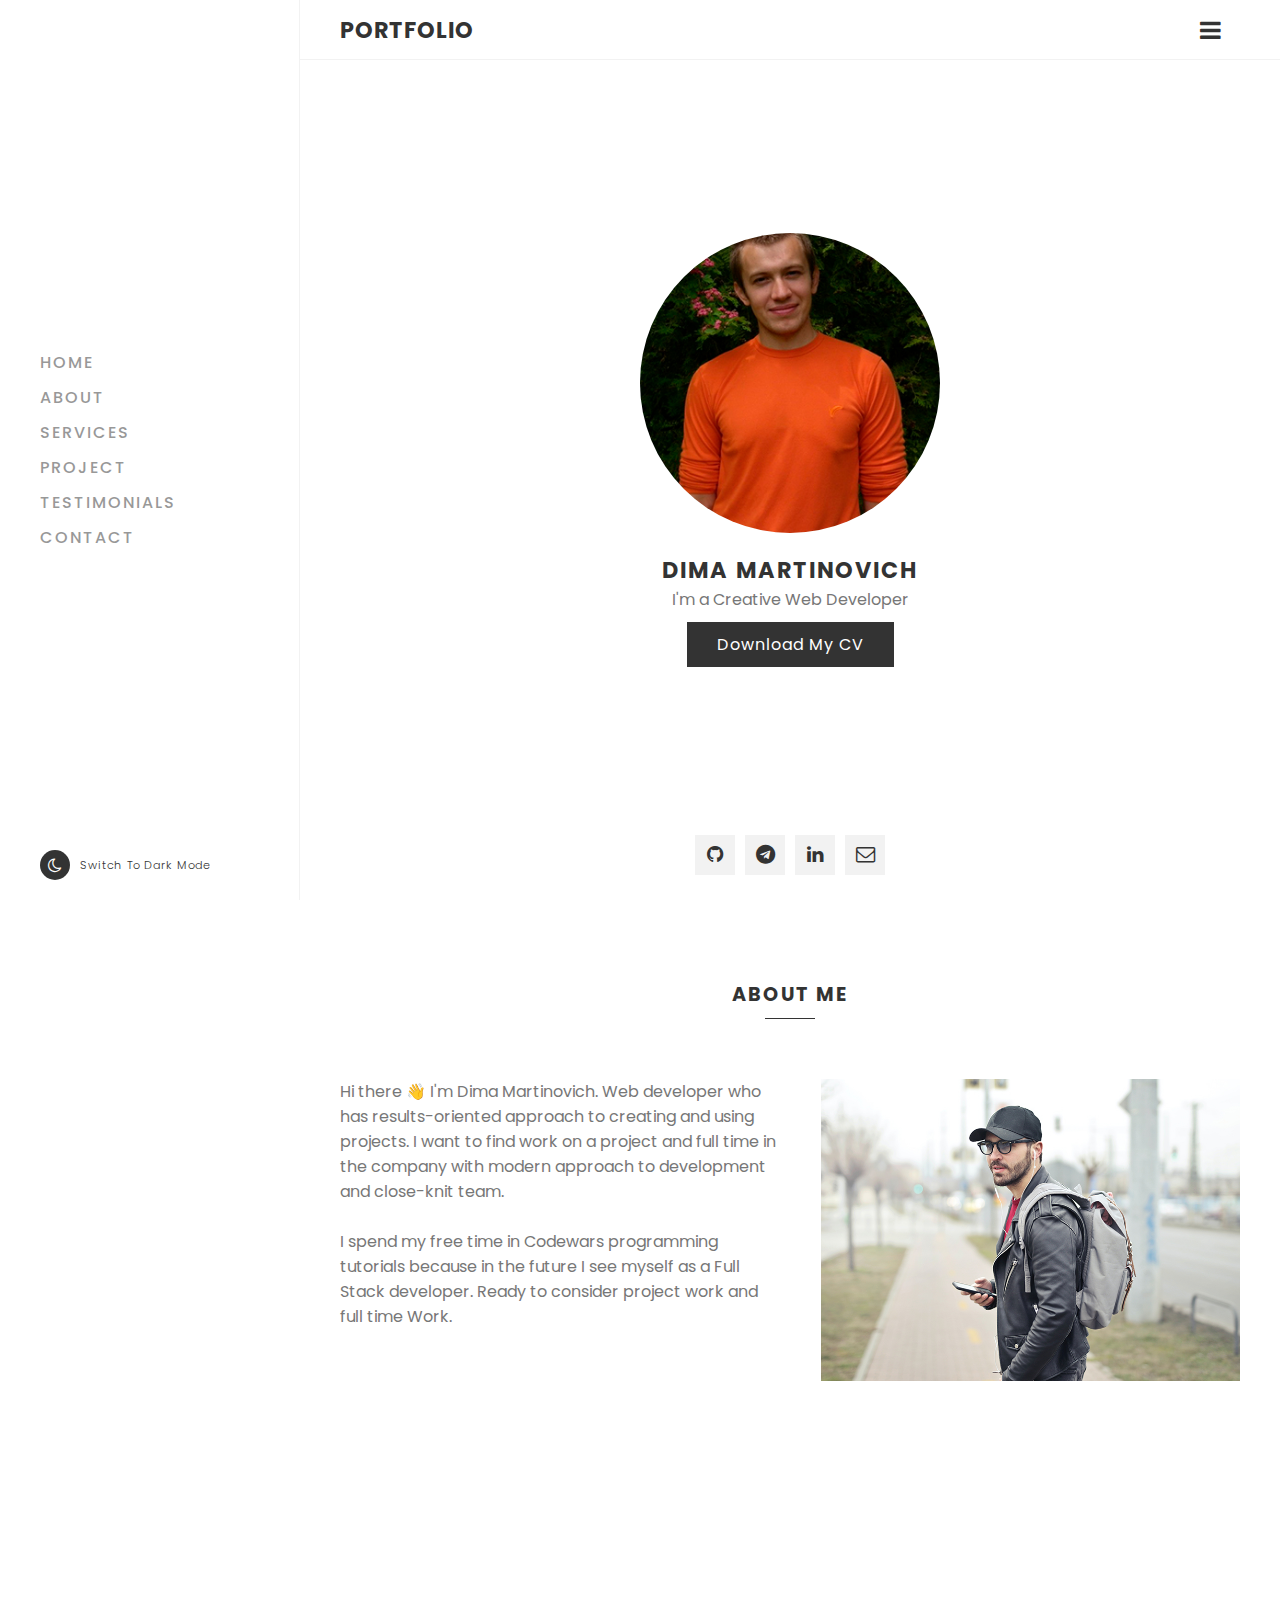
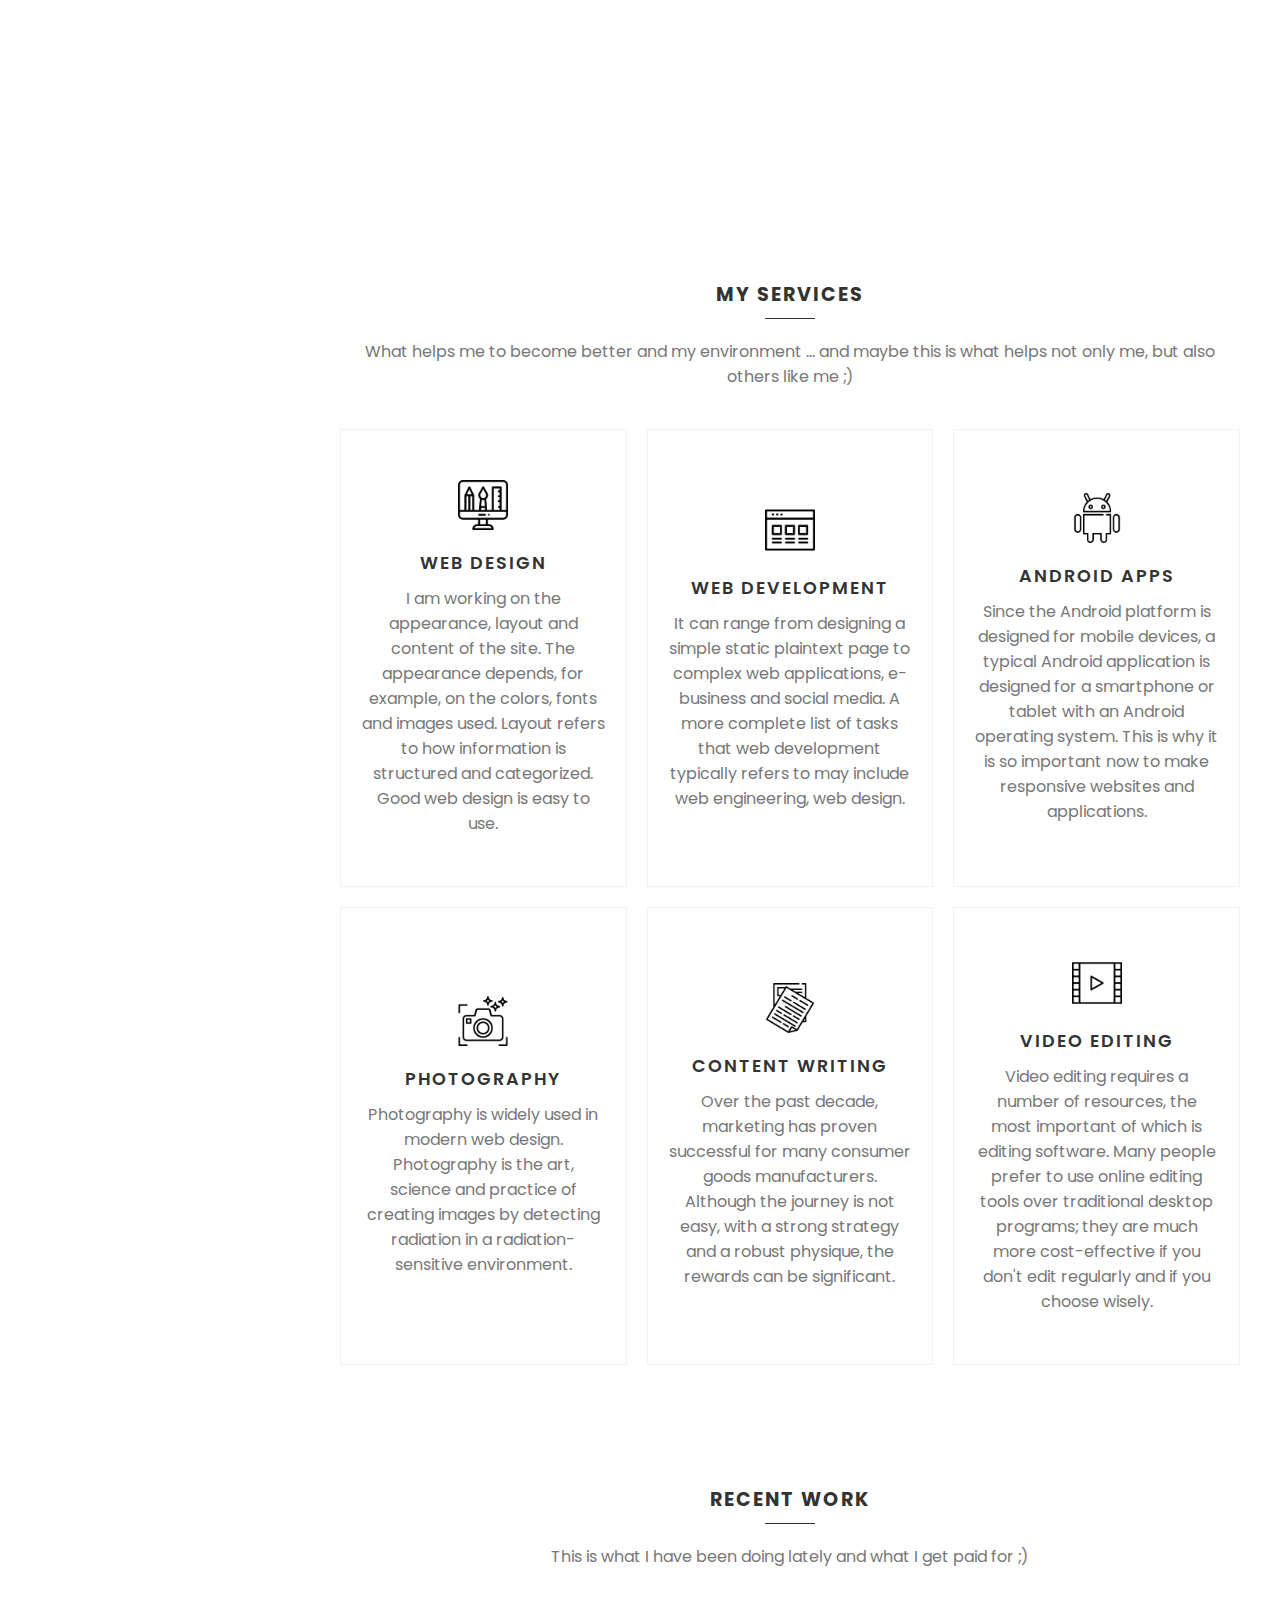
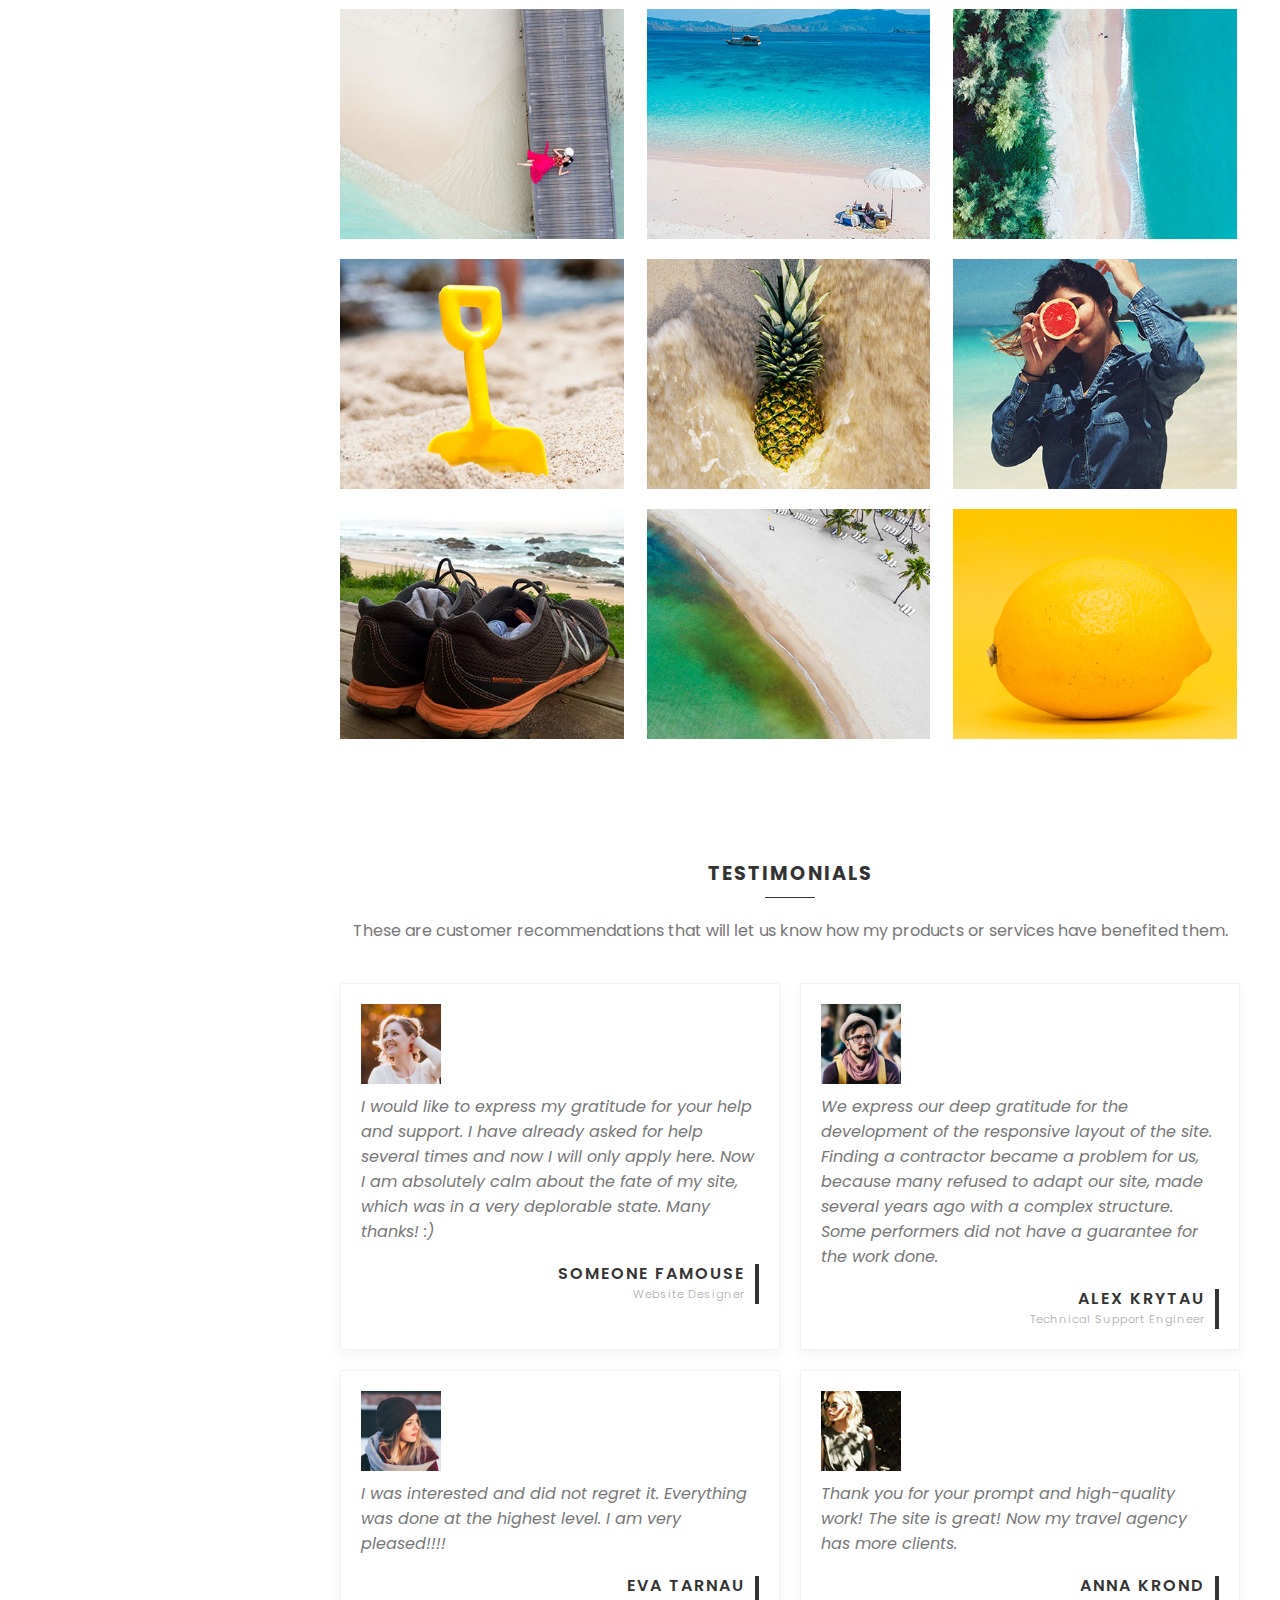
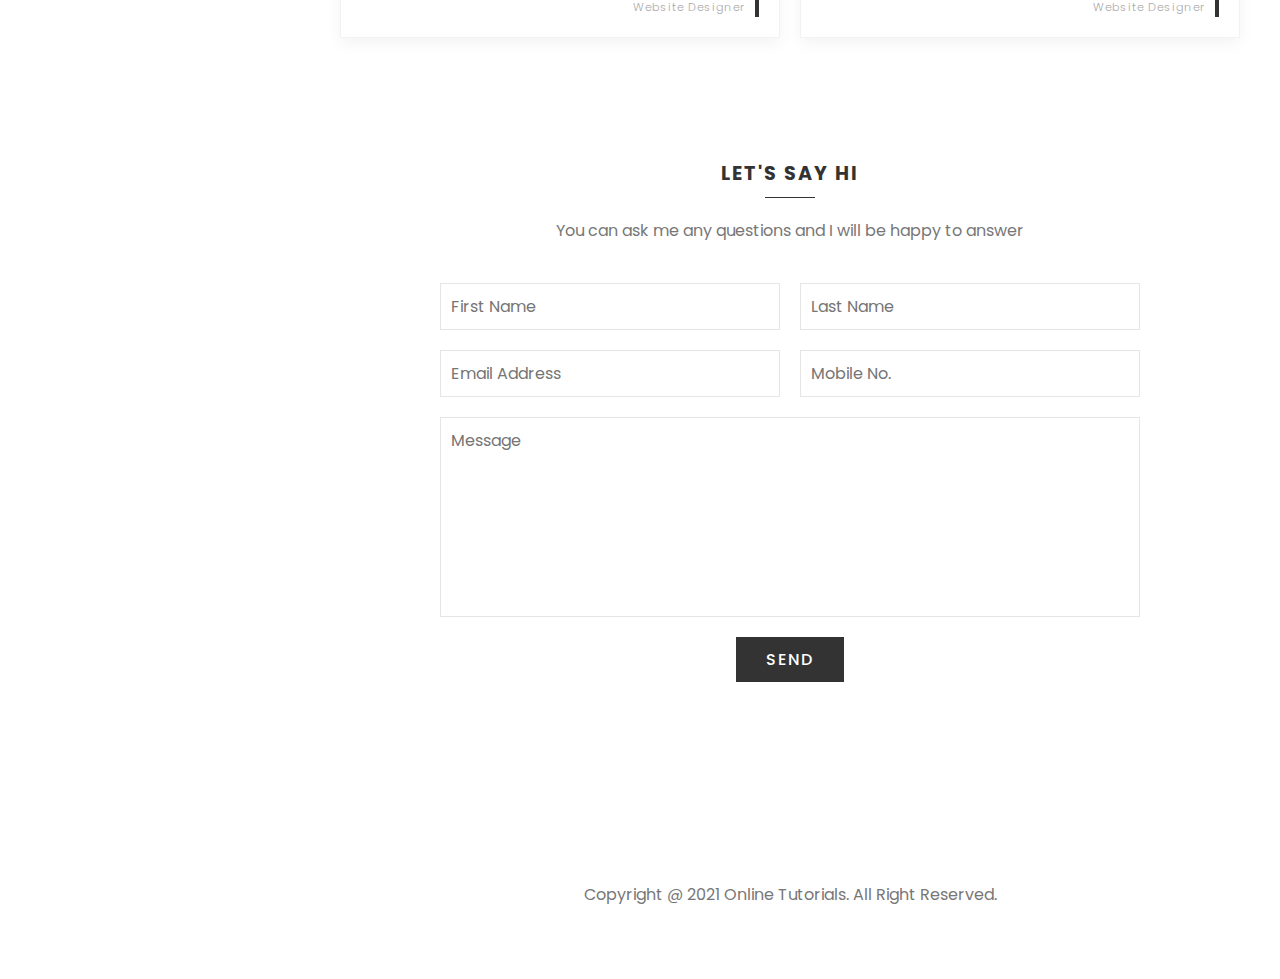
<file: index.html>
<!doctype html>
<html lang="en">
<head>
    <meta charset="UTF-8">
    <meta name="viewport"
          content="width=device-width, user-scalable=no, initial-scale=1.0, maximum-scale=1.0, minimum-scale=1.0">
    <meta http-equiv="X-UA-Compatible"
          content="ie=edge">
    <title>Webportfolio</title>
    <link rel="stylesheet"
          href="https://cdnjs.cloudflare.com/ajax/libs/font-awesome/4.7.0/css/font-awesome.css"
          integrity="sha512-5A8nwdMOWrSz20fDsjczgUidUBR8liPYU+WymTZP1lmY9G6Oc7HlZv156XqnsgNUzTyMefFTcsFH/tnJE/+xBg=="
          crossorigin="anonymous"
          referrerpolicy="no-referrer"/>
    <link rel="stylesheet"
          href="style.css">
    <!--    <base target="_blank"/>-->
</head>
<body>
<div class="container">
    <div class="navigation">
        <ul>
            <li><a href="#banner"
                   onclick="toggleMenu()">Home</a></li>
            <li><a href="#about"
                   onclick="toggleMenu()">About</a></li>
            <li><a href="#services"
                   onclick="toggleMenu()">Services</a></li>
            <li><a href="#project"
                   onclick="toggleMenu()">Project</a></li>
            <li><a href="#testimonials"
                   onclick="toggleMenu()">Testimonials</a></li>
            <li><a href="#contact"
                   onclick="toggleMenu()">Contact</a></li>
        </ul>
        <div class="themeSwitch"></div>
    </div>
    <div class="main">
        <div class="topbar">
            <a href="#"
               class="logo">Portfolio</a>
            <div class="toggle"><i class="fa fa-bars"
                                   aria-hidden="true"></i>
            </div>
        </div>
        <section class="banner"
                 id="banner">
            <div class="content">
                <div class="imgBx">
                    <img src="./cv/img.jpg"
                         alt="">
                </div>
                <h3>Dima Martinovich</h3>
                <p>I'm a Creative Web Developer</p>
                <a target="_blank"
                   href="./cv/index.html"
                   class="btn">Download My CV</a>
                <ul class="socialMedia">
                    <li><a target="_blank"
                           href="https://github.com/marpusik"><i class="fa fa-github"
                                                                 aria-hidden="true"></i></a></li>
                    <li><a target="_blank"
                           href="https://t.me/marpusik"><i class="fa fa-telegram"
                                                           aria-hidden="true"></i></a></li>
                    <li><a target="_blank"
                           href="https://www.linkedin.com/in/dima-martinovic-0881a5196/"><i class="fa fa-linkedin"
                                                                                            aria-hidden="true"></i></a>
                    </li>
                    <li><a target="_blank"
                           href="https://marpusik1987@gmail.com"><i class="fa fa-envelope-o"
                                                                    aria-hidden="true"></i></a></li>
                </ul>
            </div>
        </section>
        <section class="about adjust"
                 id="about">
            <div class="title">
                <h2>About Me</h2>
            </div>
            <div class="content">
                <div class="textBox">
                    <p> Hi there 👋
                        I'm Dima Martinovich.
                        Web developer who has results-oriented approach to creating and using projects. I want to find
                        work on a project and full time in the company with modern approach to development and
                        close-knit team. <br><br>I spend my free time in Codewars programming tutorials because in the
                        future I
                        see myself as a Full Stack developer. Ready to consider project work and full time Work.</p>
                </div>
                <div class="imgBx">
                    <img src="./img/bg1.jpg"
                         alt="">
                </div>
            </div>
        </section>
        <section class="services adjust"
                 id="services">
            <div class="title">
                <h2>My Services</h2>
                <p>What helps me to become better and my environment ... and maybe this is what helps not only me, but
                    also others like me ;)</p>
            </div>
            <div class="content">
                <div class="serviceBox">
                    <img src="./img/icon1.png"
                         alt="">
                    <h2>Web Design</h2>
                    <p>I am working on the appearance, layout and content of the site. The appearance depends, for
                        example, on the colors, fonts and images used. Layout refers to how information is structured
                        and categorized. Good web design is easy to use.</p>
                </div>
                <div class="serviceBox">
                    <img src="./img/icon2.png"
                         alt="">
                    <h2>Web Development</h2>
                    <p>It can range from designing a simple static plaintext page to complex web applications,
                        e-business and social media. A more complete list of tasks that web development typically refers
                        to may include web engineering, web design.</p>
                </div>
                <div class="serviceBox">
                    <img src="./img/icon3.png"
                         alt="">
                    <h2>Android Apps</h2>
                    <p>Since the Android platform is designed for mobile devices, a typical Android application is
                        designed for a smartphone or tablet with an Android operating system. This is why it is so
                        important now to make responsive websites and applications.</p>
                </div>
                <div class="serviceBox">
                    <img src="./img/icon4.png"
                         alt="">
                    <h2>Photography</h2>
                    <p>Photography is widely used in modern web design. Photography is the art, science and practice of
                        creating images by detecting radiation in a radiation-sensitive environment. </p>
                </div>
                <div class="serviceBox">
                    <img src="./img/icon5.png"
                         alt="">
                    <h2>Content Writing</h2>
                    <p>Over the past decade, marketing has proven successful for many consumer goods manufacturers.
                        Although the journey is not easy, with a strong strategy and a robust physique, the rewards can
                        be significant.</p>
                </div>
                <div class="serviceBox">
                    <img src="./img/icon6.png"
                         alt="">
                    <h2>Video Editing</h2>
                    <p>Video editing requires a number of resources, the most important of which is editing software.
                        Many people prefer to use online editing tools over traditional desktop programs; they are much
                        more cost-effective if you don't edit regularly and if you choose wisely.</p>
                </div>
            </div>
        </section>
        <section class="project adjust"
                 id="project">
            <div class="title">
                <h2>Recent Work</h2>
                <p>This is what I have been doing lately and what I get paid for ;)</p>
            </div>
            <div class="content">
                <div class="workBx">
                    <div class="imgBx">
                        <img src="./img/img1.jpg"
                             alt="">
                    </div>
                    <div class="textBx">
                        <a target="_blank"
                           href="https://marpusik.github.io/5KVT2/"><h3>Project 01</h3></a>
                    </div>
                </div>
                <div class="workBx">
                    <div class="imgBx">
                        <img src="./img/img2.jpg"
                             alt="">
                    </div>
                    <div class="textBx">
                        <a target="_blank"
                           href="https://marpusik.github.io/myreactjobs"><h3>Project 02</h3></a>
                    </div>
                </div>
                <div class="workBx">
                    <div class="imgBx">
                        <img src="./img/img3.jpg"
                             alt="">
                    </div>
                    <div class="textBx">
                        <a target="_blank"
                           href="https://marpusik.github.io/car/"><h3>Project 03</h3></a>
                    </div>
                </div>
                <div class="workBx">
                    <div class="imgBx">
                        <img src="./img/img4.jpg"
                             alt="">
                    </div>
                    <div class="textBx">
                        <a target="_blank"
                           href="https://marpusik.github.io/Portofolio/"><h3>Project 04</h3></a>
                    </div>
                </div>
                <div class="workBx">
                    <div class="imgBx">
                        <img src="./img/img5.jpg"
                             alt="">
                    </div>
                    <div class="textBx">
                        <a target="_blank"
                           href="https://marpusik.github.io/Freelancing/"><h3>Project 05</h3></a>
                    </div>
                </div>
                <div class="workBx">
                    <div class="imgBx">
                        <img src="./img/img6.jpg"
                             alt="">
                    </div>
                    <div class="textBx">
                        <a target="_blank"
                           href="https://marpusik.github.io/Antools/"><h3>Project 06</h3></a>
                    </div>
                </div>
                <div class="workBx">
                    <div class="imgBx">
                        <img src="./img/img7.jpg"
                             alt="">
                    </div>
                    <div class="textBx">
                        <a target="_blank"
                           href="https://worldhistory.biz/"><h3>Project 07</h3></a>
                    </div>
                </div>
                <div class="workBx">
                    <div class="imgBx">
                        <img src="./img/img8.jpg"
                             alt="">
                    </div>
                    <div class="textBx">
                        <a target="_blank"
                           href="https://aibolita.ru/"><h3>Project 08</h3></a>
                    </div>
                </div>
                <div class="workBx">
                    <div class="imgBx">
                        <img src="./img/img9.jpg"
                             alt="">
                    </div>
                    <div class="textBx">
                        <a target="_blank"
                           href="https://marpusik.github.io/Antools/"><h3>Project 09</h3></a>
                    </div>
                </div>
            </div>
        </section>
        <section class="testimonials adjust"
                 id="testimonials">
            <div class="title">
                <h2>Testimonials</h2>
                <p>These are customer recommendations that will let us know how my products or services have benefited
                    them.</p>
            </div>
            <div class="content">
                <div class="testimonialsBox">
                    <div class="imgBx">
                        <img src="./img/user1.jpg"
                             alt="">
                    </div>
                    <p>I would like to express my gratitude for your help and support. I have already asked for help
                        several times and now I will only apply here. Now I am absolutely calm about the fate of my
                        site, which was in a very deplorable state. Many thanks! :)</p>
                    <h4>Someone Famouse<br><span>Website Designer</span></h4>
                </div>
                <div class="testimonialsBox">
                    <div class="imgBx">
                        <img src="./img/user2.jpg"
                             alt="">
                    </div>
                    <p>We express our deep gratitude for the development of the responsive layout of the site.
                        Finding a contractor became a problem for us, because many refused to adapt our site, made
                        several years ago with a complex structure. Some performers did not have a guarantee for the
                        work done.</p>
                    <h4>Alex Krytau<br><span>Technical Support Engineer</span></h4>
                </div>
                <div class="testimonialsBox">
                    <div class="imgBx">
                        <img src="./img/user3.jpg"
                             alt="">
                    </div>
                    <p>I was interested and did not regret it. Everything was done at the highest level. I am very
                        pleased!!!!</p>
                    <h4>Eva Tarnau<br><span>Website Designer</span></h4>
                </div>
                <div class="testimonialsBox">
                    <div class="imgBx">
                        <img src="./img/user4.jpg"
                             alt="">
                    </div>
                    <p>Thank you for your prompt and high-quality work! The site is great! Now my travel agency has more
                        clients.</p>
                    <h4>Anna Krond<br><span>Website Designer</span></h4>
                </div>
            </div>
        </section>
        <section class="contact adjust"
                 id="contact">
            <div class="title">
                <h2>Let's Say Hi</h2>
                <p>You can ask me any questions and I will be happy to answer</p>
            </div>
            <div class="contactForm">
                <div class="row">
                    <input type="text"
                           name=""
                           placeholder="First Name">
                    <input type="text"
                           name=""
                           placeholder="Last Name">
                </div>
                <div class="row">
                    <input type="text"
                           name=""
                           placeholder="Email Address">
                    <input type="text"
                           name=""
                           placeholder="Mobile No.">
                </div>
                <div class="row2">
                    <textarea placeholder="Message"></textarea>
                </div>
                <div class="row2">
                    <input type="submit"
                           value="Send">
                </div>
            </div>
            <div class="copyright">
                <p>Copyright @ 2021 Online Tutorials. All Right Reserved.</p>
            </div>
        </section>
    </div>
</div>
<script>
    let toggle = document.querySelector('.toggle');
    let topbar = document.querySelector('.topbar');
    let navigation = document.querySelector('.navigation');
    let main = document.querySelector('.main');
    let themeSwitch = document.querySelector('.themeSwitch');
    let body = document.querySelector('.body');
    toggle.onclick = function () {
        toggle.classList.toggle('active');
        topbar.classList.toggle('active');
        navigation.classList.toggle('active');
        main.classList.toggle('active');
    }
    themeSwitch.onclick = function () {
        document.body.classList.toggle('dark');
    }

    function toggleMenu() {
        let navigation = document.querySelector('.navigation');
        let main = document.querySelector('.main');
        navigation.classList.remove('active');
        main.classList.remove('active');
    }
</script>
</body>
</html>
</file>
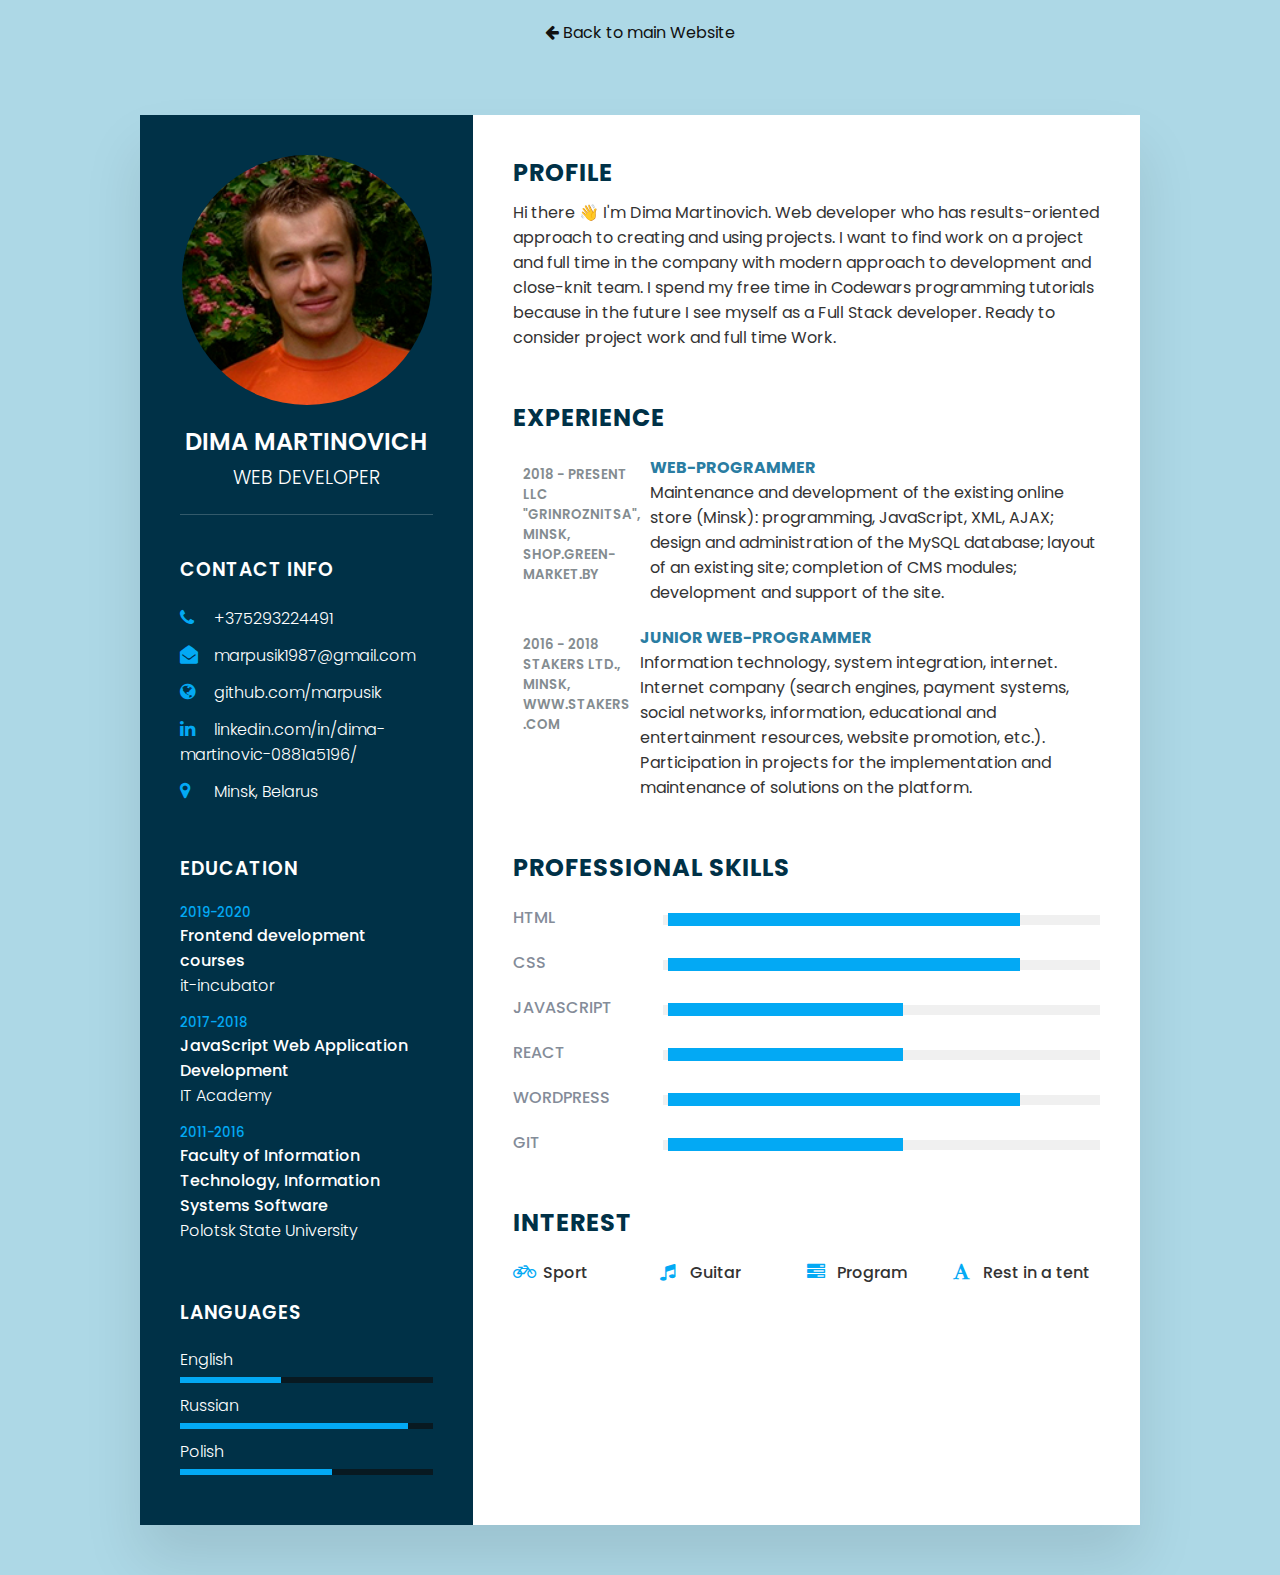
<file: cv/index.html>
<!doctype html>
<html lang="en">
<head>
    <meta charset="UTF-8">
    <meta name="viewport"
          content="width=device-width, user-scalable=no, initial-scale=1.0, maximum-scale=1.0, minimum-scale=1.0">
    <meta http-equiv="X-UA-Compatible"
          content="ie=edge">
    <title>Responsive CV using HTML & CSS</title>
    <link rel="stylesheet"
          href="https://cdnjs.cloudflare.com/ajax/libs/font-awesome/4.7.0/css/font-awesome.css"
          integrity="sha512-5A8nwdMOWrSz20fDsjczgUidUBR8liPYU+WymTZP1lmY9G6Oc7HlZv156XqnsgNUzTyMefFTcsFH/tnJE/+xBg=="
          crossorigin="anonymous"
          referrerpolicy="no-referrer"/>
    <link rel="stylesheet"
          href="./style.css">
</head>
<body>
<a href="../index.html"
   class="mainWebsite"><i class="fa fa-arrow-left"
                          aria-hidden="true"></i>
    Back to main Website</a>
<div class="container">
    <div class="left_Side">
        <div class="profileText">
            <div class="imgBx">
                <img src="img.jpg"
                     alt="">
            </div>
            <h2>Dima Martinovich<br><span>Web Developer</span></h2>
        </div>
        <div class="contactInfo">
            <h3 class="title">Contact info</h3>
            <ul>
                <li>
                    <span class="icon"><i class="fa fa-phone"
                                          aria-hidden="true"></i></span>
                    <span class="text">+375293224491</span>
                </li>
                <li>
                    <span class="icon"><i class="fa fa-envelope-open"
                                          aria-hidden="true"></i></span>
                    <span class="text">marpusik1987@gmail.com</span>
                </li>
                <li>
                    <span class="icon"><i class="fa fa-globe"
                                          aria-hidden="true"></i></span>
                    <span class="text">github.com/marpusik</span>
                </li>
                <li>
                    <span class="icon"><i class="fa fa-linkedin"
                                          aria-hidden="true"></i></span>
                    <span class="text">linkedin.com/in/dima-martinovic-0881a5196/</span>
                </li>
                <li>
                    <span class="icon"><i class="fa fa-map-marker"
                                          aria-hidden="true"></i></span>
                    <span class="text">Minsk, Belarus</span>
                </li>
            </ul>
        </div>
        <div class="contactInfo education">
            <h3 class="title">Education</h3>
            <ul>
                <li>
                    <h5>2019-2020</h5>
                    <h4>Frontend development courses</h4>
                    <h4>it-incubator</h4>
                </li>
                <li>
                    <h5>2017-2018</h5>
                    <h4>JavaScript Web Application Development</h4>
                    <h4>IT Academy</h4>
                </li>
                <li>
                    <h5>2011-2016</h5>
                    <h4>Faculty of Information Technology, Information Systems Software</h4>
                    <h4>Polotsk State University</h4>
                </li>
            </ul>
        </div>
        <div class="contactInfo language">
            <h3 class="title">Languages</h3>
            <ul>
                <li>
                    <span class="text">English</span>
                    <span class="percent">
                        <div style="width: 40%;"></div>
                    </span>
                </li>
                <li>
                    <span class="text">Russian</span>
                    <span class="percent">
                        <div style="width: 90%;"></div>
                    </span>
                </li>
                <li>
                    <span class="text">Polish</span>
                    <span class="percent">
                         <div style="width: 60%;"></div>
                    </span>
                </li>
            </ul>
        </div>
    </div>
    <div class="right_Side">
        <div class="about">
            <h2 class="title2">Profile</h2>
            <p>Hi there 👋
                I'm Dima Martinovich.
                Web developer who has results-oriented approach to creating and using projects. I want to find work on a
                project and full time in the company with modern approach to development and close-knit team. I spend my
                free time in Codewars programming tutorials because in the future I see myself as a Full Stack
                developer. Ready to consider project work and full time Work.</p>
        </div>
        <div class="about">
            <h2 class="title2">Experience</h2>
            <div class="box">
                <div class="year_company">
                    <h5>2018 - Present</h5>
                    <h5>LLC "GRINroznitsa", Minsk, shop.green-market.by</h5>
                </div>
                <div class="text">
                    <h4>Web-programmer</h4>
                    <p>Maintenance and development of the existing online store (Minsk):
                        programming, JavaScript, XML, AJAX;
                        design and administration of the MySQL database;
                        layout of an existing site;
                        completion of CMS modules;
                        development and support of the site.</p>
                </div>
            </div>
            <div class="box">
                <div class="year_company">
                    <h5>2016 - 2018</h5>
                    <h5>Stakers ltd., Minsk, www.stakers
                        .com</h5>
                </div>
                <div class="text">
                    <h4>Junior Web-programmer</h4>
                    <p>Information technology, system integration, internet. Internet company (search engines, payment
                        systems, social networks, information, educational and entertainment resources, website
                        promotion, etc.). Participation in projects for the implementation and maintenance of solutions
                        on the platform.</p>
                </div>
            </div>
        </div>
        <div class="about skills">
            <h2 class="title2">Professional Skills</h2>
            <div class="box">
                <h4>Html</h4>
                <div class="percent"></div>
                <div id="color"
                     style="width: 60%;"></div>
            </div>
            <div class="box">
                <h4>CSS</h4>
                <div class="percent"></div>
                <div id="color"
                     style="width: 60%;"></div>
            </div>
            <div class="box">
                <h4>JavaScript</h4>
                <div class="percent"></div>
                <div id="color"
                     style="width: 40%;"></div>
            </div>
            <div class="box">
                <h4>React</h4>
                <div class="percent"></div>
                <div id="color"
                     style="width: 40%;"></div>
            </div>
            <div class="box">
                <h4>Wordpress</h4>
                <div class="percent"></div>
                <div id="color"
                     style="width: 60%;"></div>
            </div>
            <div class="box">
                <h4>Git</h4>
                <div class="percent"></div>
                <div id="color"
                     style="width: 40%;"></div>
            </div>
        </div>
        <div class="about interest">
            <h2 class="title2">Interest</h2>
            <ul>
                <li><i class="fa fa-bicycle"
                       aria-hidden="true"></i>Sport
                </li>
                <li><i class="fa fa-music"
                       aria-hidden="true"></i>Guitar
                </li>
                <li><i class="fa fa-tasks"
                       aria-hidden="true"></i>Program
                </li>
                <li><i class="fa fa-font"
                       aria-hidden="true"></i>Rest in a tent
                </li>
            </ul>
        </div>
    </div>
</div>
</body>
</html>
</file>
<file: style.css>
@import url('https://fonts.googleapis.com/css?family=Poppins:200,300,400,500,600,700,800,900&display=swap');
*
{
    margin: 0;
    padding: 0;
    -webkit-box-sizing: border-box;
    -moz-box-sizing: border-box;
    box-sizing: border-box;
    font-family: 'Poppins', sans-serif;
    list-style-type: none;
    scroll-behavior: smooth;
}
:root{
    --black:#333;
    --black2:#333;
    --white:#fff;
    --white2:#fff;
}
.dark {
    --black:#fff;
    --black2:#444;
    --white:#333;
    --white2:#444;
}
body{
    overflow: auto;
}
.container{
    position: relative;
    width: 100%;
}
.navigation{
    position: fixed;
    width: 300px;
    height: 100%;
    border-right: 1px solid rgba(0,0,0,0.05);
    background: var(--white2);
    display: flex;
    justify-content: center;
    align-items: center;
    overflow: hidden;
    transition: width 0.5s, left 0.5s;
}
.dark .navigation{
    border-right: 1px solid rgba(0,0,0,0.05);
}
.navigation.active{
    width: 0;
}
.navigation ul{
    position: relative;
    top: 0;
    left: 0;
    width: 100%;
    padding: 20px 40px;
}
.navigation ul li{
    position: relative;
    width: 100%;
    list-style: none;
}
.navigation ul li a{
    position: relative;
    display: block;
    width: 100%;
    margin: 10px 0;
    white-space: normal;
    /*display: flex;*/
    text-transform: uppercase;
    text-decoration: none;
    color: var(--black);
    font-weight: 500;
    letter-spacing: 2px;
    opacity: 0.5;
}
.navigation ul li a:hover{
    opacity: 1;
}
.main{
    position: absolute;
    width: calc(100% - 300px);
    left: 300px;
    background: var(--white);
    min-height: 100vh;
    transition: width .5s, left 0.5s;
}
.main.active{
    width: calc(100% - 0px);
    left: 0;
}
.main .topbar{
    position: fixed;
    top: 0;
    width: calc(100% - 300px);
    left: 300px;
    background: var(--white2);
    border-bottom: 1px solid rgba(0,0,0,0.05);
    height: 60px;
    padding: 0 40px;
    display: flex;
    justify-content: space-between;
    align-items: center;
    z-index: 1000;
    transition: width .5s, left 0.5s;
}
.dark .main .topbar {
    border-bottom: 1px solid rgba(0,0,0,0.5);
}
.main .topbar.active{
    width: calc(100% - 0px);
    left: 0;
}
.main .topbar .logo{
    color: var(--black);
    font-weight: 700;
    text-decoration: none;
    font-size: 1.4em;
    text-transform: uppercase;
    letter-spacing: 1px;
}
.main .topbar .toggle {
    position: relative;
    width: 60px;
    height: 60px;
    cursor: pointer;
    display: flex;
    justify-content: center;
    align-items: center;
    font-size: 24px;
    color: var(--black);
}
section{
    position: relative;
    min-height: 100vh;
}
.banner{
    display: flex;
    justify-content: center;
    align-items: center;
    padding: 0 20px;
}
.banner .content{
    display: flex;
    flex-direction: column;
    align-items: center;
    justify-content: center;
}
.banner .imgBx{
    position: relative;
    width: 300px;
    height: 300px;
    overflow: hidden;
    border-radius: 50%;
    margin-bottom: 20px;
}
.banner .imgBx img{
    position: absolute;
    top: 0;
    left: 0;
    width: 100%;
    height: 100%;
    object-fit: cover;
}
h3{
    position: relative;
    font-size: 1.4em;
    color: var(--black);
    letter-spacing: 2px;
    text-transform: uppercase;
}
p{
    color: #777;
}
.dark p{
    color: var(--black);
}
.btn{
    position: relative;
    display: inline-block;
    padding: 10px 30px;
    background: var(--black2);
    color: #fff;
    font-weight: 400;
    letter-spacing: 1px;
    margin-top: 10px;
    text-decoration: none;
}
.dark .btn:hover{
    background: #2196f3;
}
.socialMedia{
    position: absolute;
    bottom: 20px;
    display: flex;
}
.socialMedia li{
    list-style: none;
}
.socialMedia li a{
    /*display: inline-block;*/
    width: 40px;
    height: 40px;
    background: rgba(0,0,0,0.05);
    margin: 5px;
    display: flex;
    justify-content: center;
    align-items: center;
    color: var(--black);
    font-size: 1.2em;
    text-decoration: none;
}
.dark .socialMedia li a:hover {
    background: #2196f3;
}
.socialMedia li a:hover{
    background: var(--black2);
    color: #fff;
}
.adjust{
    position: relative;
    min-height: 100vh;
    padding: 0 40px;
    padding-top: 80px;
    background: var(--white);
    color: var(--black);
    /*display: inline-block;*/
}
.title{
    width: 100%;
    text-align: center;
    display: flex;
    justify-content: center;
    align-items: center;
    flex-direction: column;
}
.title h2{
    position: relative;
    text-transform: uppercase;
    letter-spacing: 2px;
    font-size: 1.2em;
    margin-bottom: 30px;
}
.title h2::before{
    content: '';
    position: absolute;
    left: 50%;
    transform: translateX(-50%);
    bottom: -10px;
    width: 50px;
    height: 1px;
    background: var(--black);
}
.about .content{
    display: flex;
    justify-content: space-between;
    margin-top: 40px;
}
.about .content .textBox{
    width: 40%;
    min-width: 49%;
}
.about .content .imgBx {
    margin-left: 40px;
}
.about .content .imgBx img{
    max-width: 100%;
}
.services .content{
    display: grid;
    grid-template-columns: repeat(3, 1fr);
    grid-gap: 20px;
    margin: 40px 0;
}
.services .content .serviceBox{
    border: 1px solid rgba(0,0,0,0.05);
    padding: 50px 20px;
    display: flex;
    background: var(--white2);
    justify-content: center;
    align-items: center;
    flex-direction: column;
}
.dark .services .content .serviceBox:hover {
    background: #2196f3;
}
.services .content .serviceBox img{
    max-width: 50px;
}
.dark .services .content .serviceBox img {
    filter: invert(1);
}
.services .content .serviceBox h2 {
    font-size: 1.1em;
    margin-top: 20px;
    margin-bottom: 10px;
    font-weight: 600;
    color: var(--black);
    text-align: center;
    letter-spacing: 2px;
    text-transform: uppercase;
}
.services .content .serviceBox p {
    text-align: center;
}
.project .content{
    display: grid;
    grid-template-columns: repeat(3, 1fr);
    grid-gap: 20px;
    margin: 40px 0;
}
.project .content .workBx{
    position: relative;
    width: 99%;
    height: 230px;
    overflow: hidden;
}
.project .content .workBx .imgBx{
    position: relative;
    width: 100%;
    height: 100%;
    transform: translateY(0);
    transition: 0.5s ease-in-out;
}
.project .content .workBx:hover .imgBx {
    transform: translateY(-100%);
}
.project .content .workBx .imgBx img{
    position: absolute;
    top: 0;
    left: 0;
    width: 100%;
    height: 100%;
    object-fit: cover;
}
.project .content .workBx .textBx {
    position: absolute;
    top: 0;
    left: 0;
    width: 100%;
    height: 100%;
    background: var(--black);
    display: flex;
    justify-content: center;
    align-items: center;
    transform: translateY(100%);
    transition: 0.5s ease-in-out;
}
.dark .project .content .workBx .textBx {
    background: #444;
}
.project .content .workBx:hover .textBx {
    transform: translateY(0);
}
.project .content .workBx .textBx h3{
    color: #fff;
    font-size: 1em;
}
.testimonials .content{
    display: grid;
    grid-template-columns: repeat(2, 1fr);
    grid-gap: 20px;
    margin: 40px 0;
}
.testimonials .content .testimonialsBox{
    background: var(--white2);
    border: 1px solid rgba(0,0,0,0.05);
    box-shadow: 0 5px 15px rgba(0,0,0,0.05);
    padding: 20px;
}
.dark .testimonials .content .testimonialsBox:hover {
    background: #2196f3;
}
.testimonials .content .testimonialsBox .imgBx{
    position: relative;
    width: 80px;
    height: 80px;
    margin-bottom: 10px;
}
.testimonials .content .testimonialsBox .imgBx img{
    position: absolute;
    top: 0;
    left: 0;
    width: 100%;
    height: 100%;
    object-fit: cover;
}
.testimonials .content .testimonialsBox p {
    font-style: italic;
}
.testimonials .content .testimonialsBox h4 {
    text-align: right;
    margin-top: 20px;
    text-transform: uppercase;
    letter-spacing: 2px;
    font-size: 1em;
    color: var(--black);
    line-height: 1.2em;
    font-weight: 600;
    border-right: 4px solid var(--black);
    padding-right: 10px;
}
.testimonials .content .testimonialsBox h4 span{
    text-transform: initial;
    color: #aaa;
    letter-spacing: 1px;
    font-weight: 300;
    font-size: 0.7em;
}
.contact{
    display: flex;
    justify-content: flex-start;
    align-items: center;
    flex-direction: column;
}
.contact .contactForm{
    position: relative;
    width: 100%;
    max-width: 700px;
    margin-top: 20px;
}
.contact .contactForm .row{
    width: 100%;
    display: grid;
    grid-template-columns: repeat(2, 1fr);
    grid-gap: 20px;
    margin-top: 20px;
}
.contact .contactForm .row2{
    width: 100%;
    display: flex;
    justify-content: center;
    align-items: center;
    margin-top: 20px;
}
.contact .contactForm .row input,
.contact .contactForm .row2 textarea{
    width: 100%;
    padding: 10px;
    outline: none;
    color: var(--black);
    background: var(--white2);
    font-size: 16px;
    border: 1px solid rgba(0,0,0,0.1);
}
.contact .contactForm .row2 textarea {
    resize: none;
    height: 200px;
}
.contact .contactForm .row2 input[type="submit"]{
    background: var(--black2);
    color: #fff;
    padding: 10px 30px;
    display: inline-block;
    font-weight: 500;
    letter-spacing: 2px;
    cursor: pointer;
    font-size: 16px;
    text-transform: uppercase;
    max-width: 150px;
    border: none;
}
.dark .contact .contactForm .row2 input[type="submit"]:hover {
    background: #2196f3;
}
.copyright{
    position: relative;
    bottom: -200px;
    /*padding: 10px 40px;*/
    text-align: center;
}
.themeSwitch{
    position: absolute;
    bottom: 20px;
    left: 40px;
    width: 30px;
    height: 30px;
    background: var(--black);
    color: var(--white);
    cursor: pointer;
    border-radius: 50%;
    display: flex;
    justify-content: center;
    align-items: center;
}
.themeSwitch::before {
    content: '\f186';
    font-family: fontAwesome, serif;
}
.dark .themeSwitch::before {
    content: '\f185';
    font-family: fontAwesome, serif;
}
.themeSwitch::after {
    content: 'Switch To Dark Mode';
    position: absolute;
    left: 40px;
    font-size: 0.7em;
    color: var(--black);
    white-space: nowrap;
    font-weight: 300;
    letter-spacing: 1px;
    pointer-events: none;
}
.dark .themeSwitch::after {
    content: 'Switch To Light Mode';
    font-family: fontAwesome, serif;
}
@media (max-width:992px){
    .themeSwitch{
        left: 20px;
    }
    .navigation{
        left: -100%;
    }
    .navigation.active{
        left: 0;
        width: 100%;
    }
    .main{
        width: 100%;
        left: 0;
    }
    .main.active{
        left: 100%;
    }
    .main .topbar{
        width: 100%;
        left: 0;
        padding: 0 20px;
    }
    .navigation ul{
        padding: 20px 20px;
    }
    .banner .imgBx{
        width: 250px;
        height: 250px;
    }
    .banner h3, .banner p{
        text-align: center;
    }
    .adjust{
        padding: 0 20px;
        padding-top: 80px;
    }
    .about .content{
        flex-direction: column;
    }
    .about .content .textBox{
        width: 100%;
        min-width: 100%;
    }
    .about .content .imgBx {
        margin-left: 0;
        margin-top: 20px;
    }
    .services .content{
        grid-template-columns: repeat(2, 1fr);
    }
    .project .content{
        grid-template-columns: repeat(2, 1fr);
    }
    }
@media (max-width:767px) {
    .services .content{
        grid-template-columns: repeat(1, 1fr);
    }
    .project .content{
        grid-template-columns: repeat(1, 1fr);
    }
    .testimonials .content{
        grid-template-columns: repeat(1, 1fr);
    }
    .contact .contactForm .row{
        grid-template-columns: repeat(1, 1fr);
    }
    .contact{
        margin-bottom: 100px;
    }
    .copyright{
        padding: 10px 20px;
    }
}
</file>
<file: cv/style.css>
@import url('https://fonts.googleapis.com/css?family=Poppins:200,300,400,500,600,700,800,900&display=swap');
*
{
    margin: 0;
    padding: 0;
    box-sizing: border-box;
    font-family: 'Poppins', sans-serif;
}
body{
    background: lightblue;
    display: grid;
    justify-content: center;
    align-items: center;
    min-height: 100vh;
}
.mainWebsite{
    text-align: center;
    margin: 20px 0;
    color: #111;
    text-decoration: none;
}
.container{
    position: relative;
    width: 100%;
    max-width: 1000px;
    min-height: 1000px;
    background: #fff;
    margin: 50px;
    display: grid;
    grid-template-columns: 1fr 2fr;
    box-shadow: 0 35px 55px rgba(0,0,0,0.1);
}
.container .left_Side{
    position: relative;
    background: #003147;
    padding: 40px;
}
.profileText{
    position: relative;
    display: flex;
    flex-direction: column;
    align-items: center;
    padding-bottom: 20px;
    border-bottom: 1px solid rgba(255,255,255,0.2);
}
.profileText .imgBx{
    position: relative;
    width: 250px;
    height: 250px;
    border-radius: 50%;
    overflow: hidden;
}
.profileText .imgBx img {
    position: absolute;
    top: 0;
    left: 0;
    width: 115%;
    height: 200%;
    object-fit: cover;
}
.profileText h2{
    color: #fff;
    font-size: 1.5em;
    margin-top: 20px;
    text-transform: uppercase;
    text-align: center;
    font-weight: 600;
    line-height: 1.4em;
}
.profileText h2 span{
    font-size: 0.8em;
    font-weight: 300;
}
.contactInfo{
    padding-top: 40px;
}
.title{
    color: #fff;
    text-transform: uppercase;
    font-weight: 600;
    letter-spacing: 1px;
    margin-bottom: 20px;
}
.contactInfo ul {
    position: relative;
}
.contactInfo ul li{
    position: relative;
    list-style: none;
    margin: 10px 0;
    cursor: pointer;
}
.contactInfo ul li .icon{
    display: inline-block;
    width: 30px;
    font-size: 18px;
    color: #03a9f4;
}
.contactInfo ul li span {
    color: #fff;
    font-weight: 300;
}
.contactInfo.education li{
    margin-bottom: 15px;
}
.contactInfo.education h5 {
    color: #03a9f4;
    font-weight: 500;
}
.contactInfo.education h4:nth-child(2) {
    color: #fff;
    font-weight: 500;
}
.contactInfo.education h4 {
    color: #fff;
    font-weight: 300;
}
.percent{
    position: relative;
    width: 100%;
    height: 6px;
    background: #081921;
    display: block;
    margin-top: 5px;
}
.percent div{
    position: absolute;
    top: 0;
    left: 0;
    height: 100%;
    background: #03a9f4;
}
.container .right_Side{
    position: relative;
    background: #fff;
    padding: 40px;
}
.about{
    margin-bottom: 50px;
}
.about:last-child{
    margin-bottom: 0;
}
.title2{
    color: #003147;
    text-transform: uppercase;
    letter-spacing: 1px;
    margin-bottom: 10px;
}
p{
    color: #333;
}
.about .box{
    display: flex;
    flex-direction: row;
    margin: 20px 0;
}
.about .box .year_company {
    max-width: 150px;
    margin: 10px;
}
.about .box .year_company h5{
    text-transform: uppercase;
    color: #848c90;
    font-weight: 600;
}
.about .box .text h4 {
    text-transform: uppercase;
    color: #2a7da2;
    font-size: 16px;
}
.skills .box{
    position: relative;
    width: 100%;
    display: grid;
    grid-template-columns: 150px 1fr;
    justify-content: center;
    align-items: center;
}
.skills .box h4{
    text-transform: uppercase;
    color: #848c99;
    font-weight: 500;
}
.skills .box .percent{
    position: relative;
    width: 100%;
    height: 10px;
    background: #f0f0f0;
}
#color{
    position: absolute;
    top: 8px;
    left: 155px;
    height: 50%;
    background: #03a9f4;
}
.interest ul{
    display: grid;
    grid-template-columns: repeat(4, 1fr);

}
.interest ul li{
    list-style: none;
    color: #333;
    font-weight: 500;
    margin: 10px 0;
}
.interest ul li .fa{
    color: #03a9f4;
    font-size: 18px;
    width: 30px;
}
@media (max-width: 1000px) {
.container{
    margin: 10px;
    grid-template-columns: repeat(1, 1fr);
}
    .interest ul{
        grid-template-columns: repeat(2, 1fr);
    }
}
@media (max-width: 600px) {
    .about .box{
        flex-direction: column;
    }
    .about .box .year_company{
        margin-bottom: 5px;
    }
    .interest ul{
        grid-template-columns: repeat(1, 1fr);
    }
    .skills .box {
        grid-template-columns: repeat(1, 1fr);
    }
}
</file>
